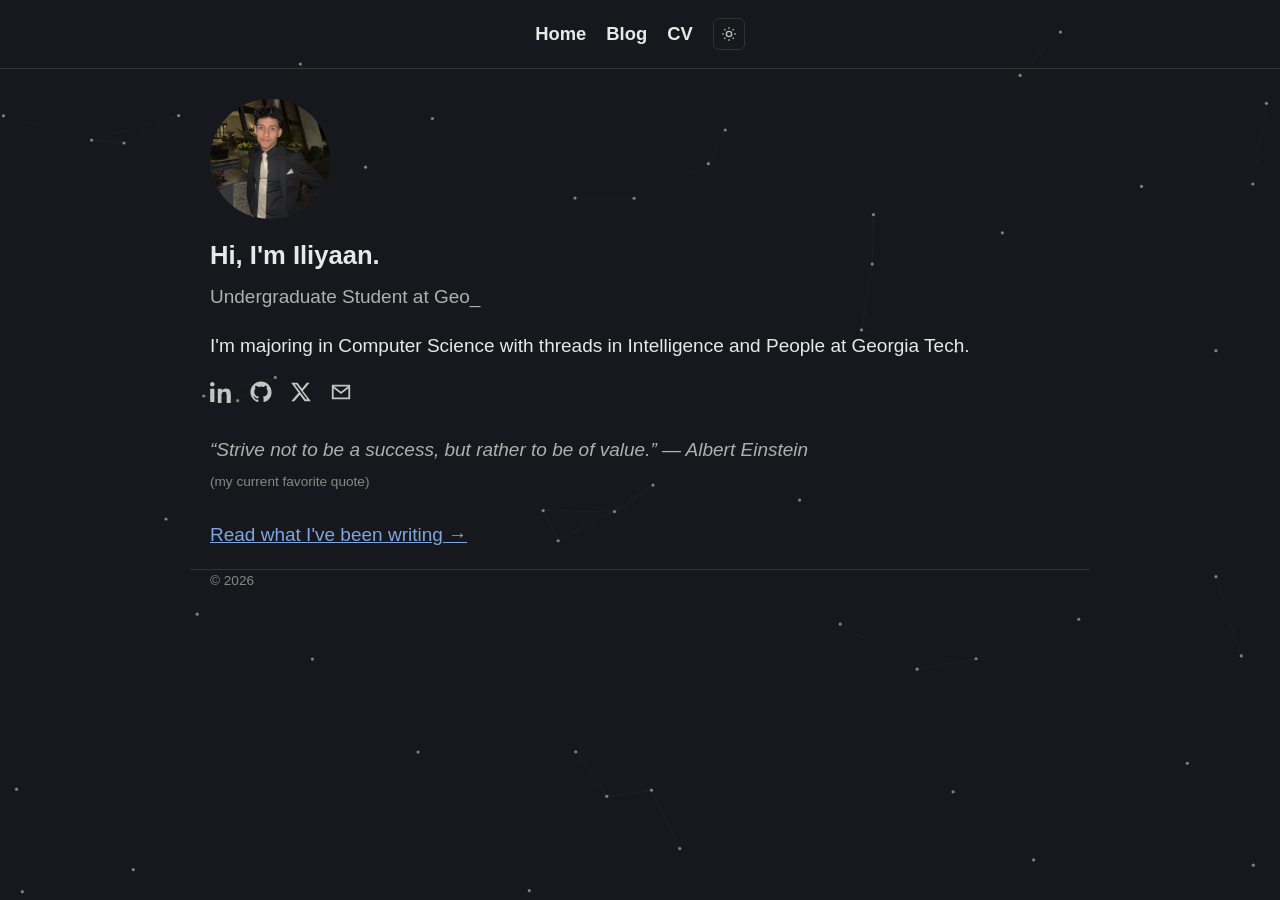
<file: index.html>
<!DOCTYPE html>
<html lang="en">
<head>
<meta charset="UTF-8">
<meta name="viewport" content="width=device-width, initial-scale=1.0">
<title>Iliyaan</title>
<meta name="description" content="Graduate researcher in computational neuroscience at Georgia Tech. Notes on research, building things, and lessons learned.">
<meta property="og:title" content="Iliyaan">
<meta property="og:description" content="Graduate researcher in computational neuroscience at Georgia Tech. Notes on research, building things, and lessons learned.">
<meta property="og:type" content="website">
<meta property="og:image" content="images/pfp.jpeg">
<meta name="twitter:card" content="summary">
<link rel="icon" type="image/svg+xml" href="images/favicon.svg">
<script>
  (function () {
    var t = localStorage.getItem("theme");
    if (t) document.documentElement.setAttribute("data-theme", t);
  })();
</script>
<link rel="stylesheet" href="css/style.css">
</head>
<body>

<canvas id="neuron-bg"></canvas>

<header>
  <div class="wrap">
    <nav>
      <a href="index.html">Home</a>
      <a href="blog.html">Blog</a>
      <a href="files/Iliyaan_Bhulani_CV_2026.pdf" target="_blank" rel="noopener">CV</a>
      <button id="theme-toggle" class="theme-toggle" aria-label="Toggle dark mode" title="Toggle dark mode">
        <svg class="icon-sun" viewBox="0 0 24 24" width="16" height="16" fill="none" stroke="currentColor" stroke-width="2" aria-hidden="true"><circle cx="12" cy="12" r="4"/><path d="M12 2v2M12 20v2M4 12H2M22 12h-2M5 5l1.5 1.5M17.5 17.5L19 19M5 19l1.5-1.5M17.5 6.5L19 5"/></svg>
        <svg class="icon-moon" viewBox="0 0 24 24" width="16" height="16" fill="currentColor" aria-hidden="true"><path d="M20.5 14.5A8.5 8.5 0 1 1 9.5 3.5a7 7 0 0 0 11 11z"/></svg>
      </button>
    </nav>
  </div>
</header>

<main class="wrap">
  <div class="about-photo">
    <img src="images/pfp.jpeg" alt="Photo of Iliyaan">
  </div>
  <h1>Hi, I'm Iliyaan.</h1>
  <p class="role" data-typewriter="Undergraduate Student at Georgia Institute of Technology">
    <span class="sr-only">Undergraduate Student at Georgia Institute of Technology</span>
    <span class="typewriter-text" aria-hidden="true"></span><span class="typewriter-cursor" aria-hidden="true">_</span>
  </p>
  <p>
I'm majoring in Computer Science with threads in Intelligence and People at Georgia Tech.
  </p>

  <div class="social-links">
    <a class="icon-link" href="https://linkedin.com/in/iliyaan" target="_blank" rel="noopener" aria-label="LinkedIn" title="LinkedIn">
      <svg viewBox="0 0 24 24" width="22" height="22" fill="currentColor" aria-hidden="true"><path d="M4.98 3.5C4.98 4.88 3.87 6 2.5 6S0 4.88 0 3.5 1.12 1 2.5 1s2.48 1.12 2.48 2.5zM.22 8.5h4.56V23H.22V8.5zM8.5 8.5h4.37v1.98h.06c.61-1.15 2.1-2.36 4.32-2.36 4.62 0 5.47 3.04 5.47 7v8.88h-4.56v-7.87c0-1.88-.03-4.3-2.62-4.3-2.62 0-3.02 2.05-3.02 4.16v8H8.5V8.5z"/></svg>
    </a>
    <a class="icon-link" href="https://github.com/iliyaan" target="_blank" rel="noopener" aria-label="GitHub" title="GitHub">
      <svg viewBox="0 0 24 24" width="22" height="22" fill="currentColor" aria-hidden="true"><path d="M12 .5C5.73.5.5 5.73.5 12c0 5.08 3.29 9.39 7.86 10.91.57.1.78-.25.78-.55 0-.27-.01-1.16-.02-2.11-3.2.7-3.88-1.36-3.88-1.36-.52-1.33-1.28-1.68-1.28-1.68-1.04-.71.08-.7.08-.7 1.15.08 1.76 1.18 1.76 1.18 1.03 1.76 2.7 1.25 3.36.96.1-.75.4-1.25.73-1.54-2.55-.29-5.23-1.28-5.23-5.68 0-1.25.45-2.28 1.18-3.08-.12-.29-.51-1.46.11-3.04 0 0 .96-.31 3.15 1.18a10.9 10.9 0 0 1 5.74 0c2.19-1.49 3.15-1.18 3.15-1.18.62 1.58.23 2.75.11 3.04.73.8 1.18 1.83 1.18 3.08 0 4.41-2.69 5.38-5.25 5.67.42.36.78 1.07.78 2.16 0 1.56-.01 2.82-.01 3.2 0 .31.21.66.79.55A10.51 10.51 0 0 0 23.5 12c0-6.27-5.23-11.5-11.5-11.5z"/></svg>
    </a>
    <a class="icon-link" href="https://x.com/iliyaanbhulani" target="_blank" rel="noopener" aria-label="X" title="X">
      <svg viewBox="0 0 24 24" width="22" height="22" fill="currentColor" aria-hidden="true"><path d="M18.244 2H21.5l-7.5 8.57L22.75 22h-6.774l-5.3-6.93L4.6 22H1.34l8.03-9.18L1.25 2h6.943l4.79 6.34L18.244 2zm-1.19 18h1.83L7.02 3.9H5.06l11.994 16.1z"/></svg>
    </a>
    <a class="icon-link" href="mailto:iliyaan@gatech.edu" aria-label="Email" title="Email">
      <svg viewBox="0 0 24 24" width="22" height="22" fill="none" stroke="currentColor" stroke-width="2" aria-hidden="true"><path d="M3 5h18v14H3z"/><path d="M3 6l9 7 9-7"/></svg>
    </a>
  </div>

  <p class="quote">
    “Strive not to be a success, but rather to be of value.” — Albert Einstein
    <br><span class="quote-label">(my current favorite quote)</span>
  </p>

  <!-- <h2>Check out my blog</h2> -->
  <p><a href="blog.html">Read what I've been writing →</a></p>
</main>

<footer class="wrap">
  &copy; 2026 
</footer>

<script src="js/theme.js"></script>
<script src="js/typewriter.js"></script>
<script src="js/neurons.js"></script>

</body>
</html>
</file>
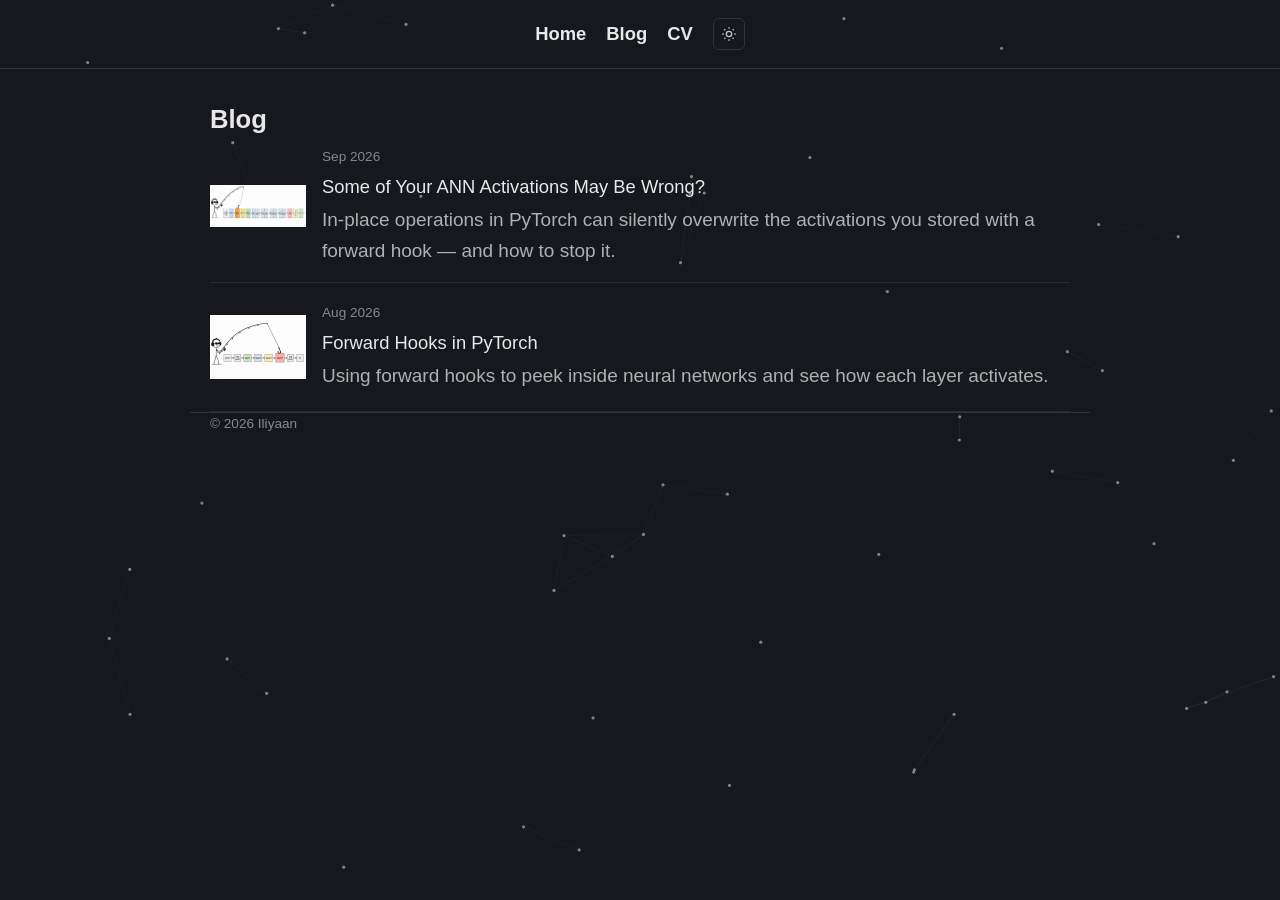
<file: blog.html>
<!DOCTYPE html>
<html lang="en">
<head>
<meta charset="UTF-8">
<meta name="viewport" content="width=device-width, initial-scale=1.0">
<title>Blog — Iliyaan</title>
<meta name="description" content="Posts from Iliyaan on research, building things, and lessons learned.">
<meta property="og:title" content="Blog — Iliyaan">
<meta property="og:description" content="Posts from Iliyaan on research, building things, and lessons learned.">
<meta property="og:type" content="website">
<meta property="og:image" content="images/pfp.jpeg">
<meta name="twitter:card" content="summary">
<link rel="icon" type="image/svg+xml" href="images/favicon.svg">
<script>
  (function () {
    var t = localStorage.getItem("theme");
    if (t) document.documentElement.setAttribute("data-theme", t);
  })();
</script>
<link rel="stylesheet" href="css/style.css">
</head>
<body>

<canvas id="neuron-bg"></canvas>

<header>
  <div class="wrap">
    <nav>
      <a href="index.html">Home</a>
      <a href="blog.html">Blog</a>
      <a href="files/Iliyaan_Bhulani_CV_2026.pdf" target="_blank" rel="noopener">CV</a>
      <button id="theme-toggle" class="theme-toggle" aria-label="Toggle dark mode" title="Toggle dark mode">
        <svg class="icon-sun" viewBox="0 0 24 24" width="16" height="16" fill="none" stroke="currentColor" stroke-width="2" aria-hidden="true"><circle cx="12" cy="12" r="4"/><path d="M12 2v2M12 20v2M4 12H2M22 12h-2M5 5l1.5 1.5M17.5 17.5L19 19M5 19l1.5-1.5M17.5 6.5L19 5"/></svg>
        <svg class="icon-moon" viewBox="0 0 24 24" width="16" height="16" fill="currentColor" aria-hidden="true"><path d="M20.5 14.5A8.5 8.5 0 1 1 9.5 3.5a7 7 0 0 0 11 11z"/></svg>
      </button>
    </nav>
  </div>
</header>

<main class="wrap">
  <h1>Blog</h1>
  <div id="post-list"></div>
</main>

<script src="js/blog-list.js"></script>

<footer class="wrap">
  &copy; 2026 Iliyaan
</footer>

<script src="js/theme.js"></script>
<script src="js/neurons.js"></script>

</body>
</html>
</file>
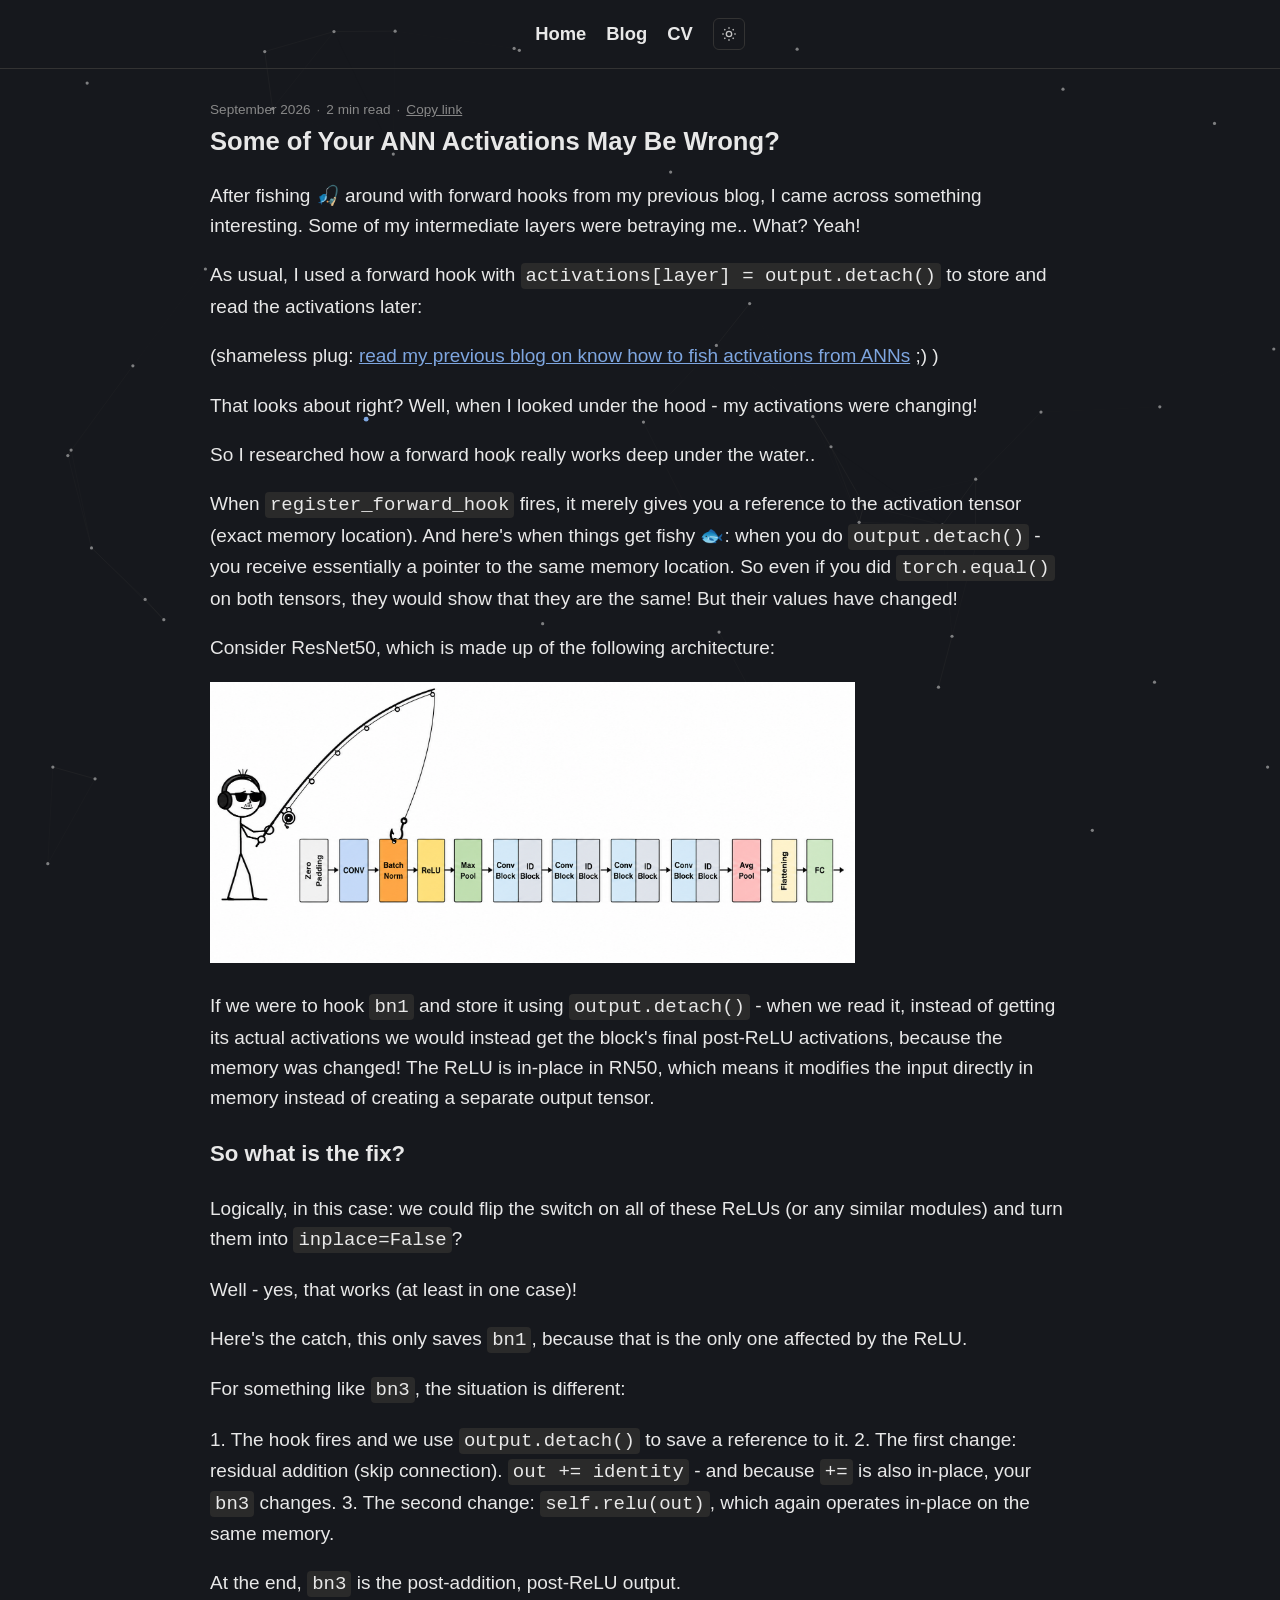
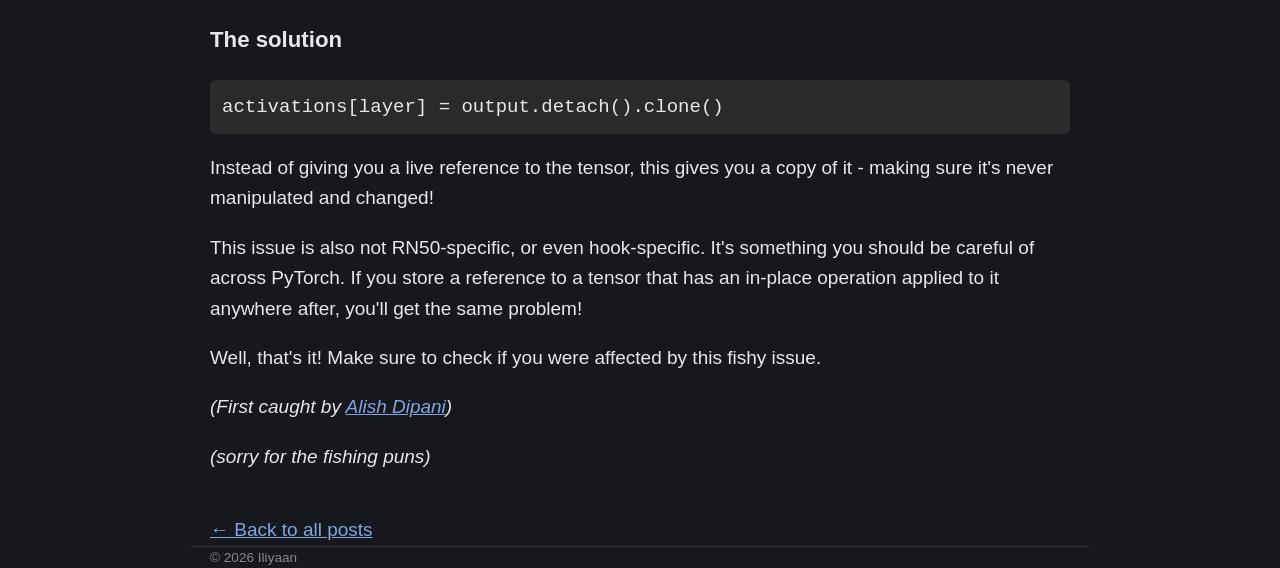
<file: posts/ann-activations-are-wrong.html>
<!DOCTYPE html>
<html lang="en">
<head>
<meta charset="UTF-8">
<meta name="viewport" content="width=device-width, initial-scale=1.0">
<title>Some of Your ANN Activations May Be Wrong? — Iliyaan</title>
<meta name="description" content="In-place operations in PyTorch can silently overwrite the activations you stored with a forward hook — and how to stop it.">
<meta property="og:title" content="Some of Your ANN Activations May Be Wrong?">
<meta property="og:description" content="In-place operations in PyTorch can silently overwrite the activations you stored with a forward hook — and how to stop it.">
<meta property="og:type" content="article">
<meta property="og:url" content="https://iliyaan.github.io/posts/ann-activations-are-wrong.html">
<meta property="og:image" content="https://iliyaan.github.io/posts/assets/ann_activations_mustachemanananna.png">
<meta name="twitter:card" content="summary_large_image">
<meta name="twitter:title" content="Some of Your ANN Activations May Be Wrong?">
<meta name="twitter:description" content="In-place operations in PyTorch can silently overwrite the activations you stored with a forward hook — and how to stop it.">
<meta name="twitter:image" content="https://iliyaan.github.io/posts/assets/ann_activations_mustachemanananna.png">
<link rel="icon" type="image/svg+xml" href="../images/favicon.svg">
<script>
  (function () {
    var t = localStorage.getItem("theme");
    if (t) document.documentElement.setAttribute("data-theme", t);
  })();
</script>
<link rel="stylesheet" href="../css/style.css">
</head>
<body>

<canvas id="neuron-bg"></canvas>

<header>
  <div class="wrap">
    <nav>
      <a href="../index.html">Home</a>
      <a href="../blog.html">Blog</a>
      <a href="../files/Iliyaan_Bhulani_CV_2026.pdf" target="_blank" rel="noopener">CV</a>
      <button id="theme-toggle" class="theme-toggle" aria-label="Toggle dark mode" title="Toggle dark mode">
        <svg class="icon-sun" viewBox="0 0 24 24" width="16" height="16" fill="none" stroke="currentColor" stroke-width="2" aria-hidden="true"><circle cx="12" cy="12" r="4"/><path d="M12 2v2M12 20v2M4 12H2M22 12h-2M5 5l1.5 1.5M17.5 17.5L19 19M5 19l1.5-1.5M17.5 6.5L19 5"/></svg>
        <svg class="icon-moon" viewBox="0 0 24 24" width="16" height="16" fill="currentColor" aria-hidden="true"><path d="M20.5 14.5A8.5 8.5 0 1 1 9.5 3.5a7 7 0 0 0 11 11z"/></svg>
      </button>
    </nav>
  </div>
</header>

<main class="wrap">
  <article>
    <div class="post-meta">
      <span id="post-date"></span><span class="dot">·</span><span id="post-reading-time"></span><span class="dot">·</span><button id="copy-link" class="copy-link-btn" aria-label="Copy link to this post" title="Copy link">Copy link</button>
    </div>
    <h1 id="post-title"></h1>
    <div class="post-body" id="post-body"></div>
    <a class="back-link" href="../blog.html">← Back to all posts</a>
  </article>
</main>

<footer class="wrap">
  &copy; 2026 Iliyaan
</footer>

<script>window.POST_SLUG = "ann-activations-are-wrong";</script>
<script src="../js/markdown.js"></script>
<script src="../js/post.js"></script>
<script src="../js/theme.js"></script>
<script src="../js/neurons.js"></script>
<script src="../js/copy-link.js"></script>

</body>
</html>
</file>
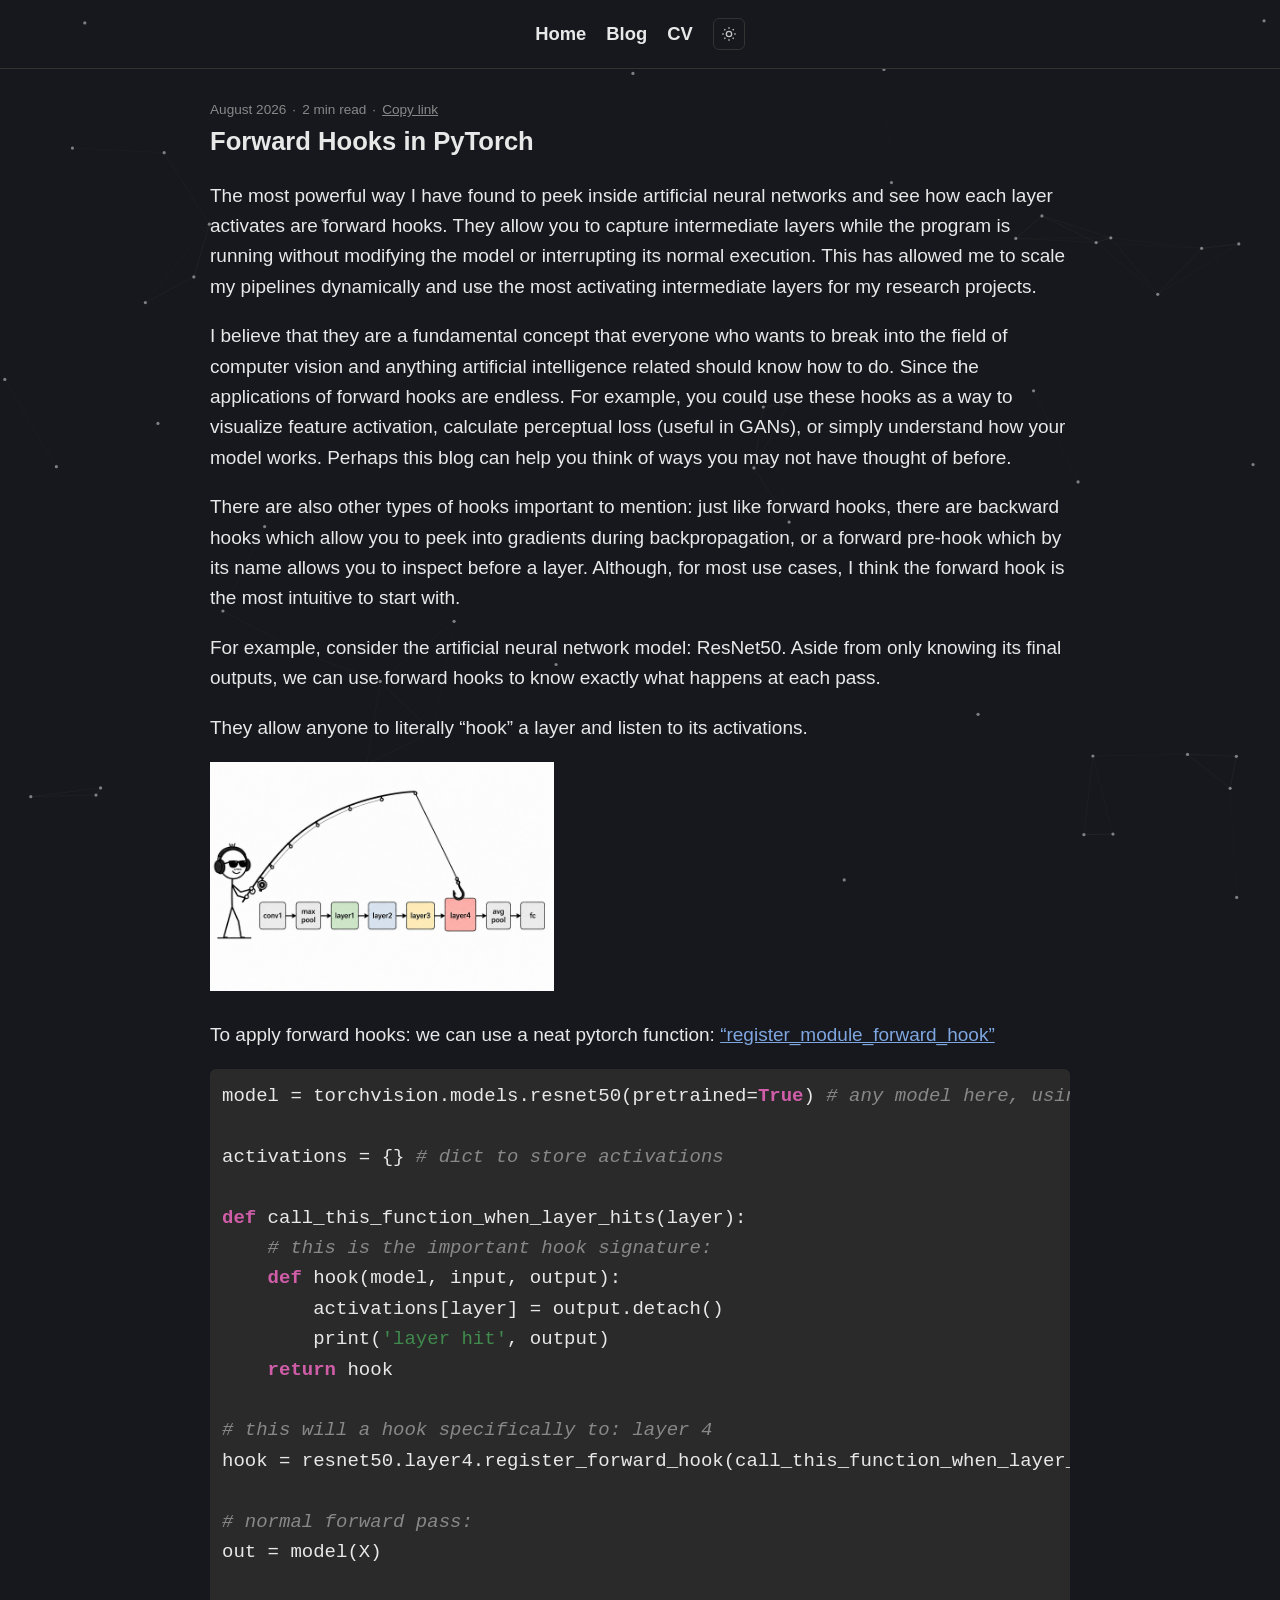
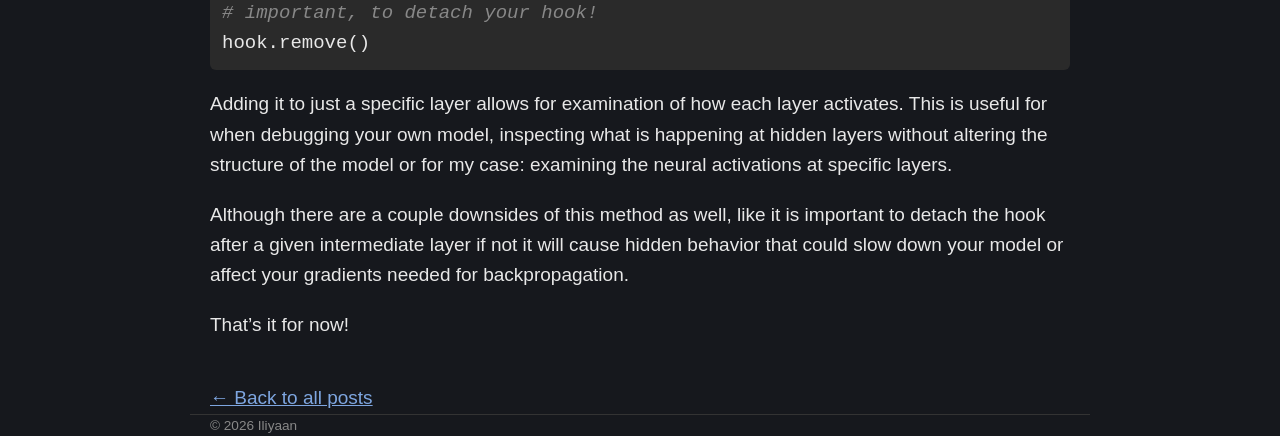
<file: posts/blog1.html>
<!DOCTYPE html>
<html lang="en">
<head>
<meta charset="UTF-8">
<meta name="viewport" content="width=device-width, initial-scale=1.0">
<title>Forward Hooks in PyTorch — Iliyaan</title>
<meta name="description" content="Using forward hooks to peek inside neural networks and see how each layer activates.">
<meta property="og:title" content="Forward Hooks in PyTorch">
<meta property="og:description" content="Using forward hooks to peek inside neural networks and see how each layer activates.">
<meta property="og:type" content="article">
<meta property="og:url" content="https://iliyaan.github.io/posts/blog1.html">
<meta property="og:image" content="https://iliyaan.github.io/posts/assets/forwardhooks-img1.png">
<meta name="twitter:card" content="summary_large_image">
<meta name="twitter:title" content="Forward Hooks in PyTorch">
<meta name="twitter:description" content="Using forward hooks to peek inside neural networks and see how each layer activates.">
<meta name="twitter:image" content="https://iliyaan.github.io/posts/assets/forwardhooks-img1.png">
<link rel="icon" type="image/svg+xml" href="../images/favicon.svg">
<script>
  (function () {
    var t = localStorage.getItem("theme");
    if (t) document.documentElement.setAttribute("data-theme", t);
  })();
</script>
<link rel="stylesheet" href="../css/style.css">
</head>
<body>

<canvas id="neuron-bg"></canvas>

<header>
  <div class="wrap">
    <nav>
      <a href="../index.html">Home</a>
      <a href="../blog.html">Blog</a>
      <a href="../files/Iliyaan_Bhulani_CV_2026.pdf" target="_blank" rel="noopener">CV</a>
      <button id="theme-toggle" class="theme-toggle" aria-label="Toggle dark mode" title="Toggle dark mode">
        <svg class="icon-sun" viewBox="0 0 24 24" width="16" height="16" fill="none" stroke="currentColor" stroke-width="2" aria-hidden="true"><circle cx="12" cy="12" r="4"/><path d="M12 2v2M12 20v2M4 12H2M22 12h-2M5 5l1.5 1.5M17.5 17.5L19 19M5 19l1.5-1.5M17.5 6.5L19 5"/></svg>
        <svg class="icon-moon" viewBox="0 0 24 24" width="16" height="16" fill="currentColor" aria-hidden="true"><path d="M20.5 14.5A8.5 8.5 0 1 1 9.5 3.5a7 7 0 0 0 11 11z"/></svg>
      </button>
    </nav>
  </div>
</header>

<main class="wrap">
  <article>
    <div class="post-meta">
      <span id="post-date"></span><span class="dot">·</span><span id="post-reading-time"></span><span class="dot">·</span><button id="copy-link" class="copy-link-btn" aria-label="Copy link to this post" title="Copy link">Copy link</button>
    </div>
    <h1 id="post-title"></h1>
    <div class="post-body" id="post-body"></div>
    <a class="back-link" href="../blog.html">← Back to all posts</a>
  </article>
</main>

<footer class="wrap">
  &copy; 2026 Iliyaan
</footer>

<script>window.POST_SLUG = "blog1";</script>
<script src="../js/markdown.js"></script>
<script src="../js/post.js"></script>
<script src="../js/theme.js"></script>
<script src="../js/neurons.js"></script>
<script src="../js/copy-link.js"></script>

</body>
</html>
</file>
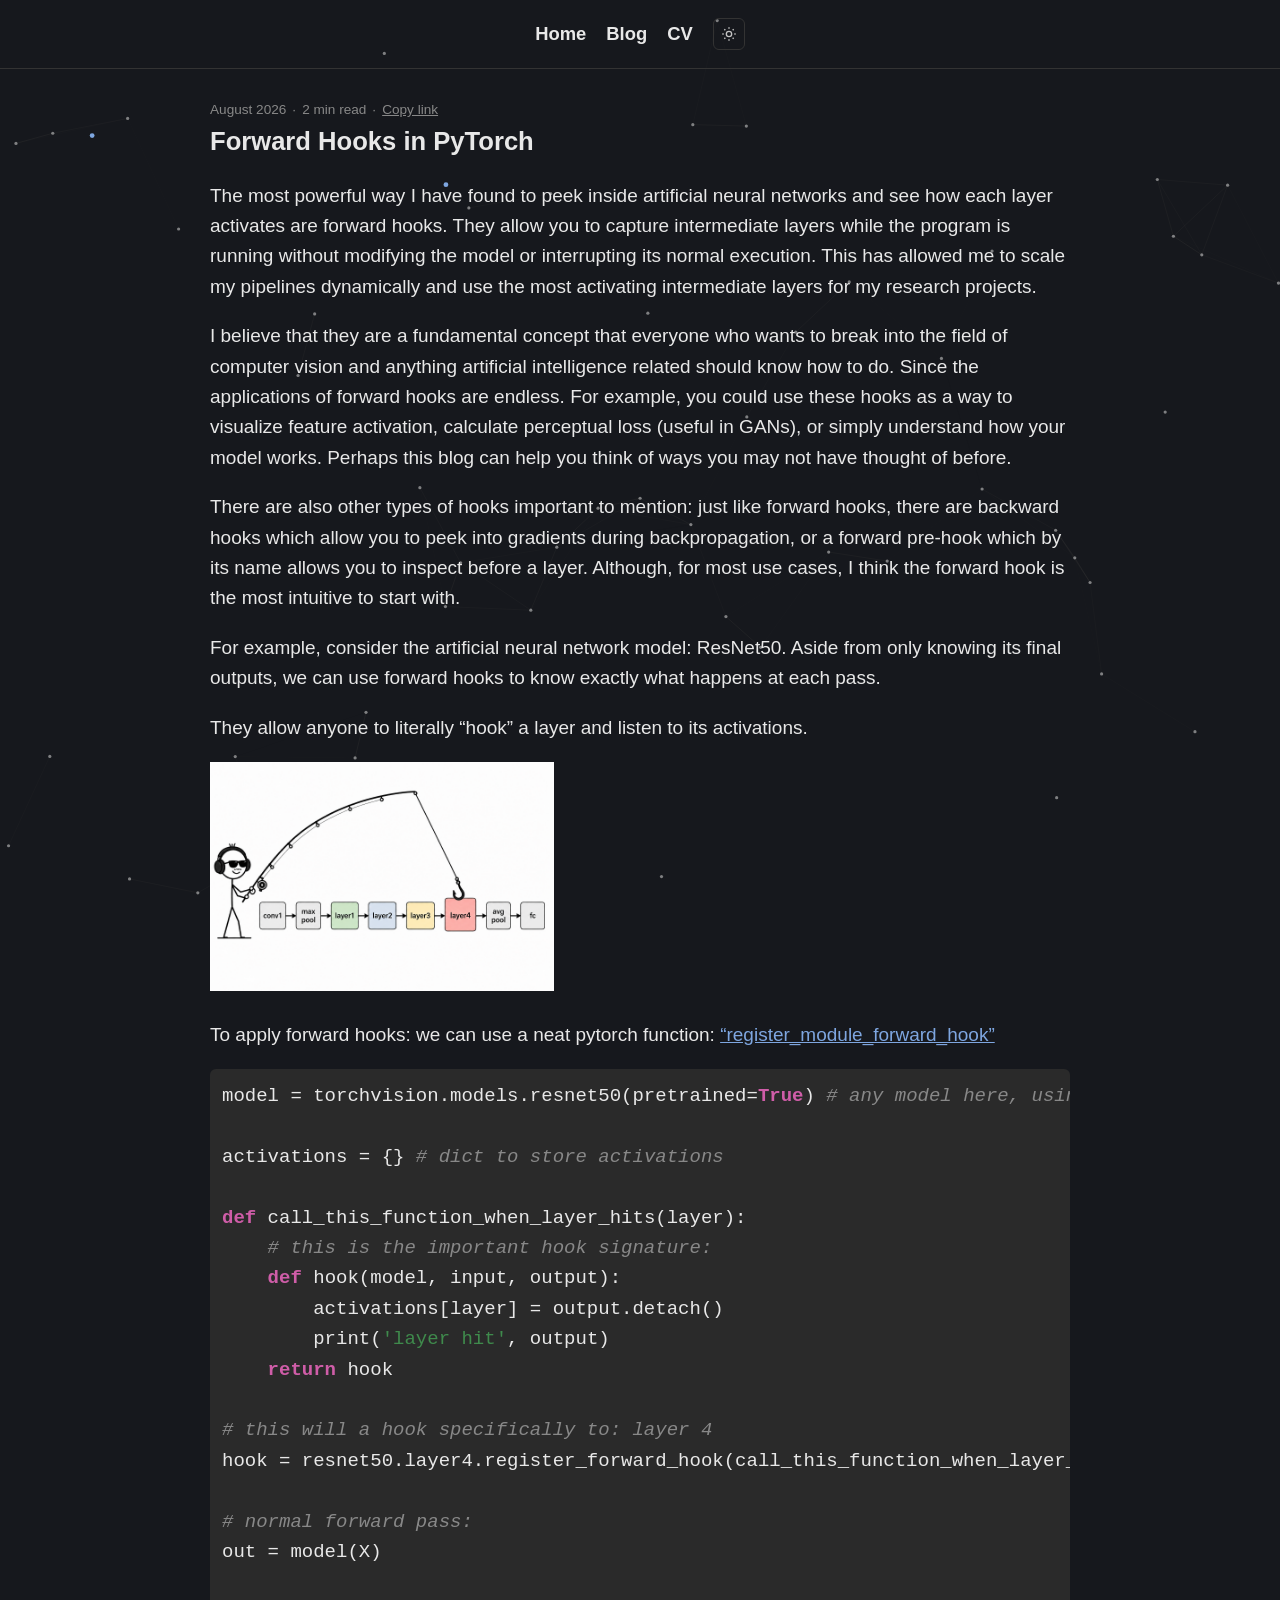
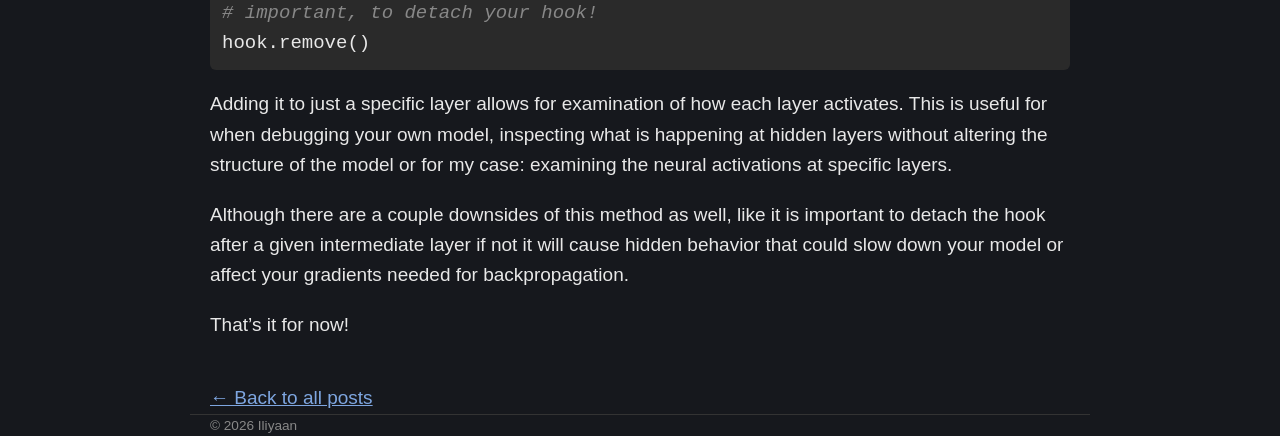
<file: posts/forward-hooks-in-pytorch.html>
<!DOCTYPE html>
<html lang="en">
<head>
<meta charset="UTF-8">
<meta name="viewport" content="width=device-width, initial-scale=1.0">
<title>Forward Hooks in PyTorch — Iliyaan</title>
<meta name="description" content="Using forward hooks to peek inside neural networks and see how each layer activates.">
<meta property="og:title" content="Forward Hooks in PyTorch">
<meta property="og:description" content="Using forward hooks to peek inside neural networks and see how each layer activates.">
<meta property="og:type" content="article">
<meta property="og:url" content="https://iliyaan.github.io/posts/forward-hooks-in-pytorch.html">
<meta property="og:image" content="https://iliyaan.github.io/posts/assets/forwardhooks-img1.png">
<meta name="twitter:card" content="summary_large_image">
<meta name="twitter:title" content="Forward Hooks in PyTorch">
<meta name="twitter:description" content="Using forward hooks to peek inside neural networks and see how each layer activates.">
<meta name="twitter:image" content="https://iliyaan.github.io/posts/assets/forwardhooks-img1.png">
<link rel="icon" type="image/svg+xml" href="../images/favicon.svg">
<script>
  (function () {
    var t = localStorage.getItem("theme");
    if (t) document.documentElement.setAttribute("data-theme", t);
  })();
</script>
<link rel="stylesheet" href="../css/style.css">
</head>
<body>

<canvas id="neuron-bg"></canvas>

<header>
  <div class="wrap">
    <nav>
      <a href="../index.html">Home</a>
      <a href="../blog.html">Blog</a>
      <a href="../files/Iliyaan_Bhulani_CV_2026.pdf" target="_blank" rel="noopener">CV</a>
      <button id="theme-toggle" class="theme-toggle" aria-label="Toggle dark mode" title="Toggle dark mode">
        <svg class="icon-sun" viewBox="0 0 24 24" width="16" height="16" fill="none" stroke="currentColor" stroke-width="2" aria-hidden="true"><circle cx="12" cy="12" r="4"/><path d="M12 2v2M12 20v2M4 12H2M22 12h-2M5 5l1.5 1.5M17.5 17.5L19 19M5 19l1.5-1.5M17.5 6.5L19 5"/></svg>
        <svg class="icon-moon" viewBox="0 0 24 24" width="16" height="16" fill="currentColor" aria-hidden="true"><path d="M20.5 14.5A8.5 8.5 0 1 1 9.5 3.5a7 7 0 0 0 11 11z"/></svg>
      </button>
    </nav>
  </div>
</header>

<main class="wrap">
  <article>
    <div class="post-meta">
      <span id="post-date"></span><span class="dot">·</span><span id="post-reading-time"></span><span class="dot">·</span><button id="copy-link" class="copy-link-btn" aria-label="Copy link to this post" title="Copy link">Copy link</button>
    </div>
    <h1 id="post-title"></h1>
    <div class="post-body" id="post-body"></div>
    <a class="back-link" href="../blog.html">← Back to all posts</a>
  </article>
</main>

<footer class="wrap">
  &copy; 2026 Iliyaan
</footer>

<script>window.POST_SLUG = "forward-hooks-in-pytorch";</script>
<script src="../js/markdown.js"></script>
<script src="../js/post.js"></script>
<script src="../js/theme.js"></script>
<script src="../js/neurons.js"></script>
<script src="../js/copy-link.js"></script>

</body>
</html>
</file>
<file: css/style.css>
:root {
  /* Dark is the default theme. */
  --bg: #16181d;
  --text: #e8e8e8;
  --text-muted: #b0b0b0;
  --text-faint: #888;
  --border: #333;
  --border-light: #2a2a2a;
  --link: #7ea6e0;
  --link-hover: #a3c2ec;
  --icon: #c4c4c4;
}

:root[data-theme="light"] {
  --bg: #ffffff;
  --text: #222;
  --text-muted: #555;
  --text-faint: #777;
  --border: #ddd;
  --border-light: #eee;
  --link: #1B3358;
  --link-hover: #2a4d80;
  --icon: #444;
}

html {
  background: var(--bg);
}

body {
  margin: 0;
  color: var(--text);
  font-family: -apple-system, BlinkMacSystemFont, "Segoe UI", Arial, sans-serif;
  font-size: 19px;
  line-height: 1.6;
  transition: color 0.15s ease;
}

#neuron-bg {
  position: fixed;
  inset: 0;
  z-index: -1;
  display: block;
  pointer-events: none;
}

.sr-only {
  position: absolute;
  width: 1px;
  height: 1px;
  overflow: hidden;
  clip: rect(0, 0, 0, 0);
  white-space: nowrap;
}

a {
  color: var(--link);
}

a:hover {
  color: var(--link-hover);
}

.wrap {
  max-width: 860px;
  margin: 0 auto;
  padding: 0 20px;
}

/* Header */
header {
  border-bottom: 1px solid var(--border);
  padding: 18px 0;
  margin-bottom: 30px;
}

header .wrap {
  display: flex;
  align-items: center;
  justify-content: center;
  flex-wrap: wrap;
  gap: 10px;
}

nav {
  display: flex;
  align-items: center;
  gap: 20px;
  flex-wrap: wrap;
}

header a {
  text-decoration: none;
  font-size: 0.95rem;
  color: var(--text);
}

header nav a {
  font-size: 1.15rem;
  font-weight: 600;
}

header a:hover {
  text-decoration: underline;
  color: var(--text);
}

.icon-link {
  display: flex;
  align-items: center;
  color: var(--icon);
}

.icon-link:hover {
  color: var(--link);
  text-decoration: none;
  opacity: 0.75;
}

.social-links {
  display: flex;
  gap: 18px;
  margin-top: 8px;
  margin-bottom: 32px;
}

/* Theme toggle */
.theme-toggle {
  display: flex;
  align-items: center;
  justify-content: center;
  background: none;
  border: 1px solid var(--border);
  border-radius: 6px;
  width: 32px;
  height: 32px;
  padding: 0;
  cursor: pointer;
  color: var(--icon);
}

.theme-toggle:hover {
  border-color: var(--link);
  color: var(--link);
}

/* Default (dark) theme: show the sun icon as the action to switch to light. */
.theme-toggle .icon-sun {
  display: block;
}

.theme-toggle .icon-moon {
  display: none;
}

:root[data-theme="light"] .theme-toggle .icon-sun {
  display: none;
}

:root[data-theme="light"] .theme-toggle .icon-moon {
  display: block;
}

/* About */
.about-photo {
  width: 120px;
  height: 120px;
  border-radius: 50%;
  overflow: hidden;
  margin-bottom: 16px;
}

.about-photo img {
  width: 100%;
  height: 100%;
  object-fit: cover;
}

h1 {
  font-size: 1.6rem;
  margin: 0 0 6px;
}

.role {
  color: var(--text-muted);
  margin: 0 0 16px;
}

.typewriter-cursor {
  animation: blink 1s step-start infinite;
}

@keyframes blink {
  50% { opacity: 0; }
}

.quote {
  margin: 0 0 24px;
  font-style: italic;
  color: var(--text-muted);
}

.quote-label {
  font-style: normal;
  font-size: 0.85rem;
  color: var(--text-faint);
}

/* Blog list */
.post-entry {
  display: flex;
  align-items: center;
  gap: 16px;
  padding: 16px 0;
  border-bottom: 1px solid var(--border-light);
}

.post-entry:first-child {
  padding-top: 0;
}

.post-thumb {
  flex: 0 0 auto;
  display: block;
}

.post-thumb img {
  width: 96px;
  height: 96px;
  object-fit: contain;
  border-radius: 8px;
  display: block;
  box-shadow: 0 0 calc(var(--glow, 0) * 20px) calc(var(--glow, 0) * 4px) var(--link);
  transition: box-shadow 0.05s linear;
}

.post-entry-body {
  min-width: 0;
}

.post-date {
  font-size: 0.85rem;
  color: var(--text-faint);
}

.post-meta {
  font-size: 0.85rem;
  color: var(--text-faint);
}

.post-meta .dot {
  margin: 0 6px;
}

.copy-link-btn {
  background: none;
  border: none;
  padding: 0;
  font: inherit;
  font-size: 0.85rem;
  color: var(--text-faint);
  text-decoration: underline;
  cursor: pointer;
}

.copy-link-btn:hover {
  color: var(--link);
}

.post-title {
  font-size: 1.15rem;
  margin: 4px 0;
}

.post-title a {
  text-decoration: none;
  color: var(--text);
}

.post-title a:hover {
  text-decoration: underline;
}

.post-excerpt {
  color: var(--text-muted);
  margin: 0;
}

/* Single post */
.post-body h2 {
  font-size: 1.2rem;
  margin-top: 28px;
}

.post-body pre {
  background: var(--border-light);
  padding: 12px;
  border-radius: 6px;
  overflow-x: auto;
}

.tok-keyword {
  color: #cf5da8;
  font-weight: 600;
}

.tok-string {
  color: #3f8a4c;
}

.tok-comment {
  color: var(--text-faint);
  font-style: italic;
}

.tok-number {
  color: #b5651d;
}

.post-body code {
  background: var(--border-light);
  padding: 2px 5px;
  border-radius: 4px;
}

.post-body pre code {
  background: none;
  padding: 0;
}

.back-link {
  display: inline-block;
  margin-top: 24px;
}

footer {
  border-top: 1px solid var(--border);
  margin-top: 40px;
  padding: 20px 0 50px;
  color: var(--text-faint);
  font-size: 0.85rem;
}
</file>
